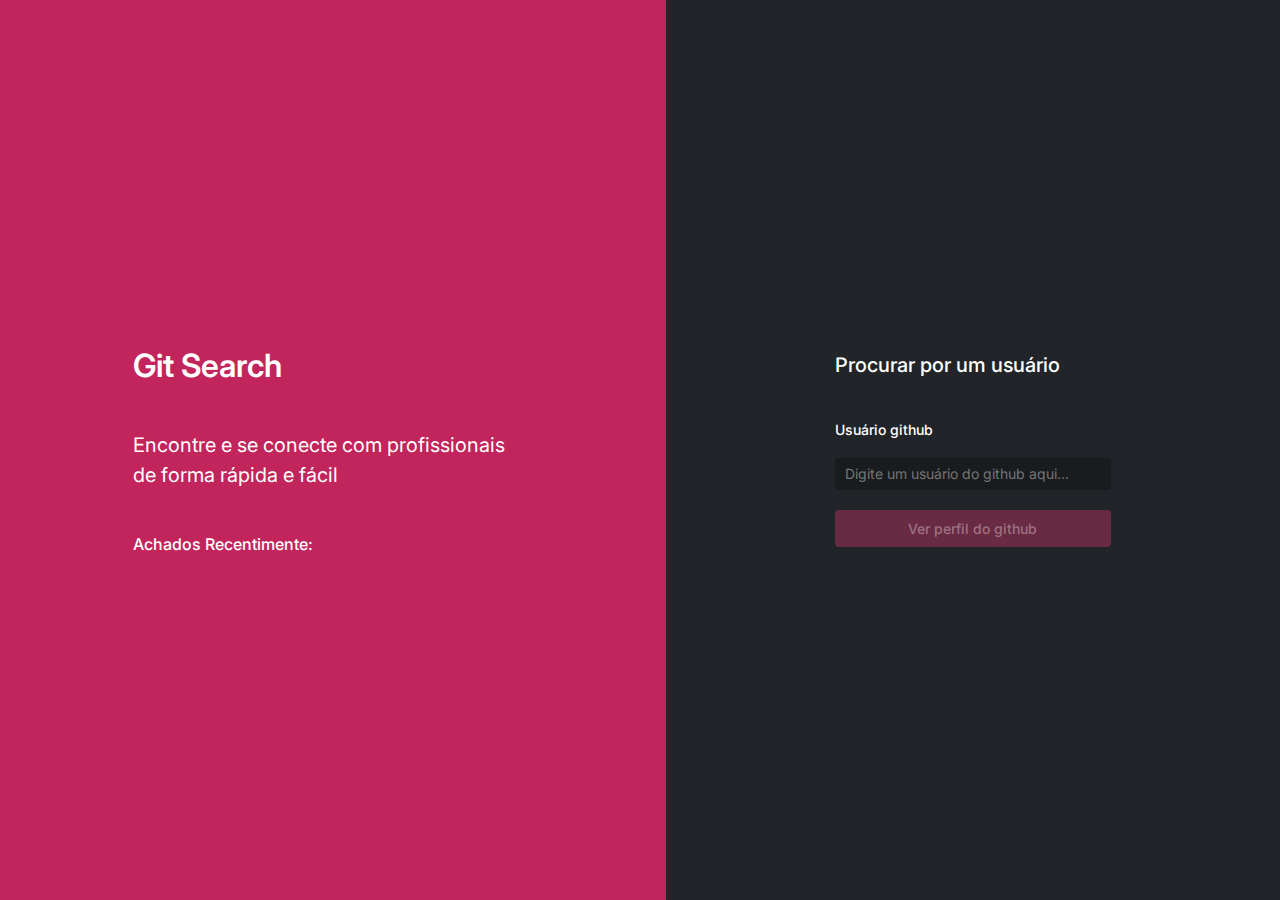
<file: index.html>
<!DOCTYPE html>
<html lang="pt-br">
  <head>
    <meta charset="UTF-8" />
    <meta http-equiv="X-UA-Compatible" content="IE=edge" />
    <meta name="viewport" content="width=device-width, initial-scale=1.0" />
    <link rel="stylesheet" href="/styles/globalStyles.css" />
    <link rel="stylesheet" href="/pages/home/index.css" />
    <link rel="stylesheet" href="/styles/asideLeft.css">
    <link rel="stylesheet" href="/styles/asideRight.css">
    <link rel="stylesheet" href="/styles/buttons.css">
    <link rel="stylesheet" href="/styles/input.css">
    <title>Git Search</title>
  </head>
  <body>
    <main>
    </main>
    <script src="/scripts/getData.js"></script>
    <script src="/pages/home/index.js"></script>
  </body>
</html>
</file>
<file: styles/globalStyles.css>
@import url('https://fonts.googleapis.com/css2?family=Inter:wght@400;500;600;700&display=swap');

body {
  font-family: 'Inter', sans-serif;
}

* {
  margin: 0;
  padding: 0;
  box-sizing: border-box;
  font-family: inherit;
  list-style: none;
  text-decoration: none;
}

.container {
  width: 860px;
  max-width: 100%;
  margin: 0 auto;
}

:root{

    --font-title-1: 2rem;
    --font-title-2: 1.25rem;
    --font-title-3: 1.5rem;
    --font-text-1: 1rem;
    --font-text-2: 0.875rem;
    --font-text-3: 0.75rem;
    --radius-1: 0.25rem;
    --radius-2: 0.5rem;


    --color-brand-1: #C2255C;
    --color-brand-2: #D6336C;
    --color-grey-1:  #191C1F;
    --color-grey-2:  #212529;
    --color-grey-3:  #33363A;
    --color-grey-4:  #373B3E;
    --color-grey-6:  #A6A8A9;
    --color-grey-7:  #FFFFFF;
    --color-alert:   #C22554;
}
</file>
<file: pages/home/index.css>
main {
   display: flex;
   width: 100vw;
   height: 100vh;
}
</file>
<file: styles/asideLeft.css>
.aside-left {
   display: flex;
   flex-direction: column;
   justify-content: center;
   align-items: center;
   width: 52%;
   height: 100%;
   background-color: var(--color-brand-1);
   color: var(--color-grey-7);
}

.aside-left h1 {
   font-size: var(--font-title-1);
   font-weight: 600;
}

.aside-left h2 {
   font-size: var(--font-title-2);
   font-weight: 400;
   line-height: 1.875rem;
}

.aside-left p {
   font-size: var(--font-text-1);
   font-weight: 500;
}

.aside-left-container {
   display: flex;
   flex-direction: column;
   gap: 2.81rem;
   width: 60%;
}

.aside-left-container span {
   display: flex;
   align-items: center;
   gap: 1.19rem;
}

.aside-left-container ul {
   display: flex;
   gap: 10px;
}

.user-img {
   border-radius: 50%;
   width: 44px;
   border: 0.15rem solid var(--color-brand-1);
   position: relative;
   z-index: 0; 
   transition: 0.3s ease;
}

.recent-users-container {
   display: flex;
   flex-direction: column;
   position: relative;
   cursor: pointer;
}

.recent-users-container p {
   display: none;
   position: absolute;
   padding: 4px 8px;
   background-color: var(--color-grey-7);
   border-radius: var(--radius-1);
   bottom: -12px;
   left: -38px;
   font-size: var(--font-text-3);
   font-weight: 500;
   min-width: 124px;
   width: fit-content;
   z-index: 1;
   border: none;
   box-shadow: 0px 4px 30px rgba(0, 0, 0, 0.25);
   color: var(--color-grey-2);
}

.recent-users-container:hover .user-img {
   border: 0.15rem solid var(--color-grey-7);
}
.recent-users-container:hover > p {
   display: block;
}

.loading {
   animation: spinner 1s infinite linear;
}

@keyframes spinner {
   0% {
      transform: rotate(0);
   }

   100% {
      transform: rotate(360deg);
   }
}
</file>
<file: styles/asideRight.css>
.aside-right {
   display: flex;
   flex-direction: column;
   align-items: center;
   justify-content: center;
   width: 48%;
   height: 100%;
   background-color: var(--color-grey-2);
   color: var(--color-grey-7);
}

.aside-right h2 {
   font-size: var(--font-title-2);
   font-weight: 500;
}

.aside-right label{
   font-size: var(--font-text-2);
   font-weight: 500;
}

.aside-right-container {
   width: 45%;
   display: flex;
   flex-direction: column;
   gap: 2.81rem;
}

.aside-right-container span{
   display: flex;
   flex-direction: column;
   gap: 1.25rem;
}

.user-search-alert {
   font-size: var(--font-text-2);
   color: var(--color-brand-1);
   font-weight: 400;
   display: none;
}

.alert {
   display: block;
}
</file>
<file: styles/buttons.css>
.user-search-btn {
   padding: 10px 0px;
   color: var(--color-grey-7);
   border-radius: var(--radius-1);
   background-color: var(--color-brand-2);
   font-weight: 500;
   font-size: var(--font-text-2);
   outline: none;
   border: none;
   cursor: pointer;
}

.faded {
   color: rgba(255, 255, 255, 0.35);
   background-color: rgba(214, 51, 108, 0.4);
   cursor: default;
}

.user-email-btn {
   padding: 0px 24px;
   height: 32px;
   border-radius: var(--radius-2);
   border: none;
   background-color: var(--color-brand-2);
   color: var(--color-grey-7);
   font-size: var(--font-text-2);
   font-weight: 600;
   cursor: pointer;
   transition: 0.3s ease;
 }
 
 .user-email-btn:hover { 
   background-color: var(--color-brand-1);
 }
 
 .change-user-btn {
   padding: 0px 24px;
   height: 32px;
   border-radius: var(--radius-2);
   border: none;
   background-color: var(--color-grey-3);
   color: var(--color-grey-7);
   font-size: var(--font-text-2);
   font-weight: 600;
   cursor: pointer;
   transition: 0.3s ease;
 }
 
 .change-user-btn:hover {
   background-color: var(--color-grey-1);
 }

 .repo button {
   border-radius: var(--radius-1);
   padding: 0px 8px;
   height: 28px;
   cursor: pointer;
 }
 
 .repo-btn {
    color: var(--color-grey-7);
    background-color: transparent;
    border: 1px solid var(--color-grey-7);
    transition: ease 0.3s;
 }
 
 .repo-btn:hover {
   background-color: var(--color-brand-2);
   border: 1px solid var(--color-brand-2);
 }
 
 .demo-btn {
   color: var(--color-grey-7);
   background-color: transparent;
   border: 1px solid var(--color-grey-7);
   transition: ease 0.3s;
 }
 
 .demo-btn:hover {
   background-color: var(--color-brand-2);
   border: 1px solid var(--color-brand-2);
 }

 .disable {
   pointer-events: none;
   opacity: 50%;
 }
</file>
<file: styles/input.css>
.aside-right input{
   height: 2rem;
   width: 100%;
   padding: 0.625rem;
   outline: none;
   border: none;
   border-radius: var(--radius-1);
   background-color: var(--color-grey-1);
   color: rgba(255, 255, 255, 0.5);
}

.aside-right input::placeholder{
   font-size: var(--font-text-2);
}
</file>
